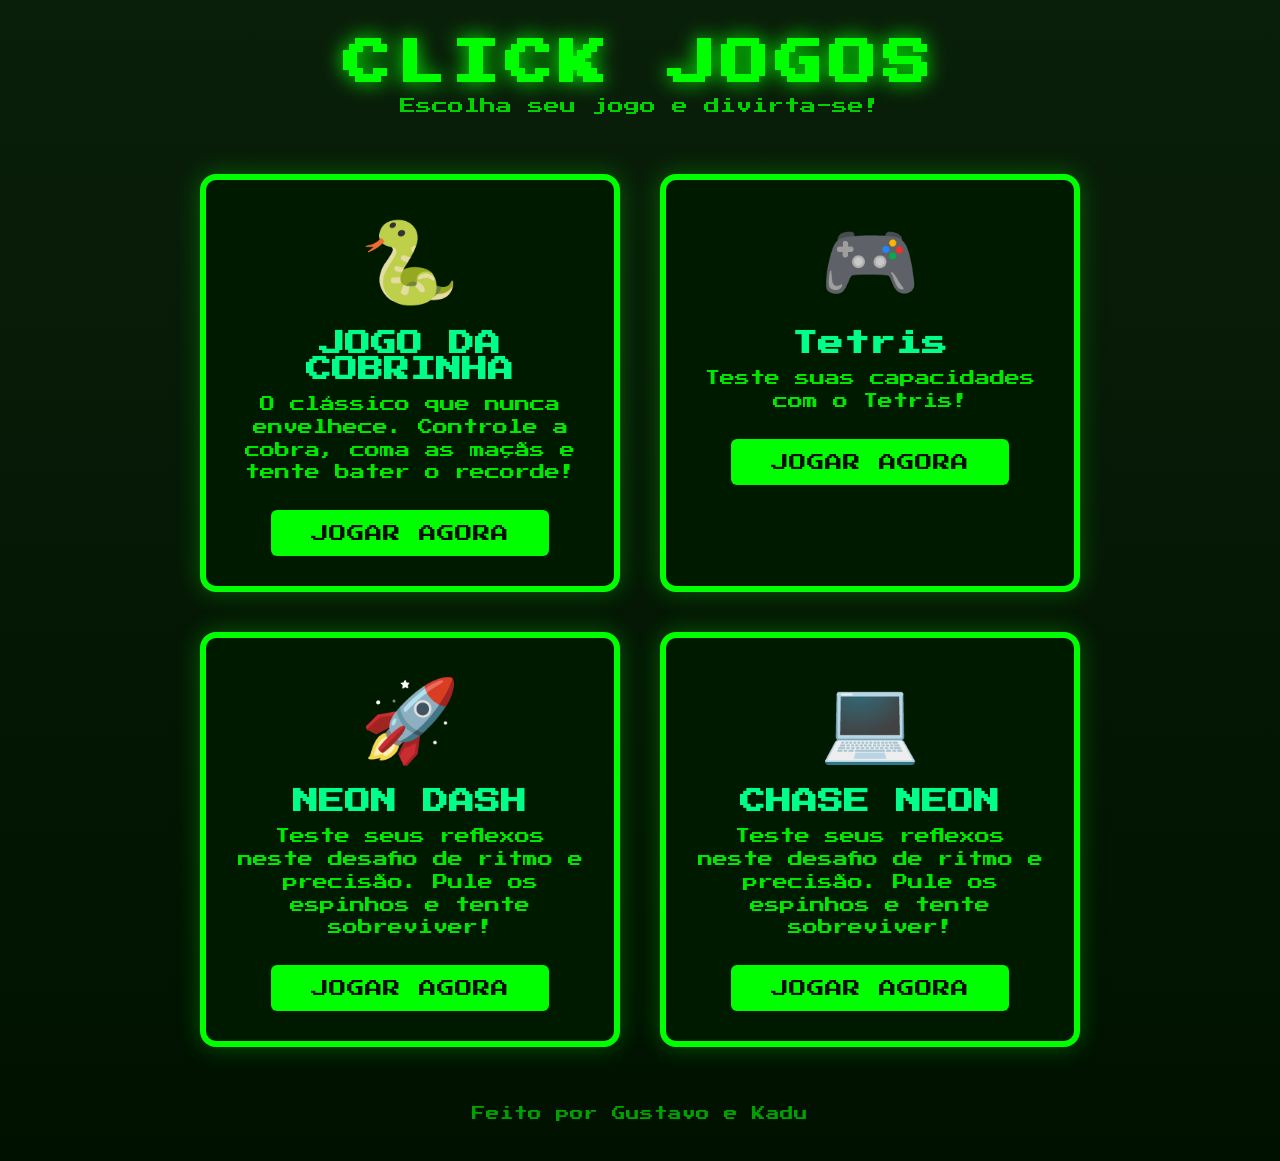
<file: index.html>
<!DOCTYPE html>
<html lang="pt-BR">
<head>
    <meta charset="UTF-8">
    <meta name="viewport" content="width=device-width, initial-scale=1.0">
    <title>CLICK JOGOS</title>
    <style>
        @import url('https://fonts.googleapis.com/css2?family=Press+Start+2P&display=swap');

        * {
            margin: 0;
            padding: 0;
            box-sizing: border-box;
        }

        body {
            background: linear-gradient(#0a1f0a, #001100);
            color: #00ff00;
            font-family: 'Press Start 2P', system-ui;
            min-height: 100vh;
            display: flex;
            flex-direction: column;
            align-items: center;
            padding: 40px 20px;
        }

        header {
            text-align: center;
            margin-bottom: 60px;
        }

        h1 {
            font-size: 3rem;
            text-shadow: 0 0 20px #00ff00;
            letter-spacing: 6px;
        }

        .subtitle {
            font-size: 1rem;
            opacity: 0.8;
            margin-top: 10px;
        }

        .cards {
            display: flex;
            gap: 40px;
            flex-wrap: wrap;
            justify-content: center;
            max-width: 1100px;
        }

        .card {
            width: 420px;
            background: #001a00;
            border: 6px solid #00ff00;
            border-radius: 16px;
            padding: 30px 25px;
            text-align: center;
            transition: all 0.3s ease;
            box-shadow: 0 0 25px rgba(0, 255, 0, 0.3);
            cursor: pointer;
        }

        .card:hover {
            transform: scale(1.08);
            box-shadow: 0 0 40px rgba(0, 255, 0, 0.6);
        }

        .card .emoji {
            font-size: 5rem;
            margin-bottom: 20px;
            display: block;
        }

        .card h2 {
            font-size: 1.6rem;
            margin-bottom: 12px;
            color: #00ff88;
        }

        .card p {
            font-size: 0.95rem;
            line-height: 1.5;
            opacity: 0.9;
            margin-bottom: 25px;
        }

        .card button {
            background: #00ff00;
            color: #001100;
            border: none;
            padding: 14px 40px;
            font-family: 'Press Start 2P';
            font-size: 1.1rem;
            cursor: pointer;
            border-radius: 6px;
        }

        .card button:hover {
            background: #00cc00;
        }

        footer {
            margin-top: auto;
            padding-top: 60px;
            font-size: 0.85rem;
            opacity: 0.6;
        }
    </style>
</head>
<body>
    <header>
        <h1>CLICK JOGOS</h1>
        <div class="subtitle">Escolha seu jogo e divirta-se!</div>
    </header>

    <div class="cards">
        <div class="card" onclick="window.location.href='clickjogos/cobrinha/index.html'">
            <span class="emoji">🐍</span>
            <h2>JOGO DA COBRINHA</h2>
            <p>O clássico que nunca envelhece. Controle a cobra, coma as maçãs e tente bater o recorde!</p>
            <button>JOGAR AGORA</button>
        </div>

        <div class="card" onclick="window.location.href='clickjogos/tetris/tetris.html'">
            <span class="emoji">🎮</span>
            <h2>Tetris</h2>
            <p>Teste suas capacidades com o Tetris!</p>
            <button>JOGAR AGORA</button>
        </div>

        <div class="card" onclick="window.location.href='clickjogos/geometrydash/geometrydash.html'">
            <span class="emoji">🚀</span>
            <h2>NEON DASH</h2>
            <p>Teste seus reflexos neste desafio de ritmo e precisão. Pule os espinhos e tente sobreviver!</p>
            <button>JOGAR AGORA</button>
        </div>

        <div class="card" onclick="window.location.href='clickjogos/chaseneon/chaseneon.html'">
            <span class="emoji">💻</span>
            <h2>CHASE NEON</h2>
            <p>Teste seus reflexos neste desafio de ritmo e precisão. Pule os espinhos e tente sobreviver!</p>
            <button>JOGAR AGORA</button>
        </div>

    </div>

    <footer>
        Feito por Gustavo e Kadu
    </footer>
</body>
</html>
</file>
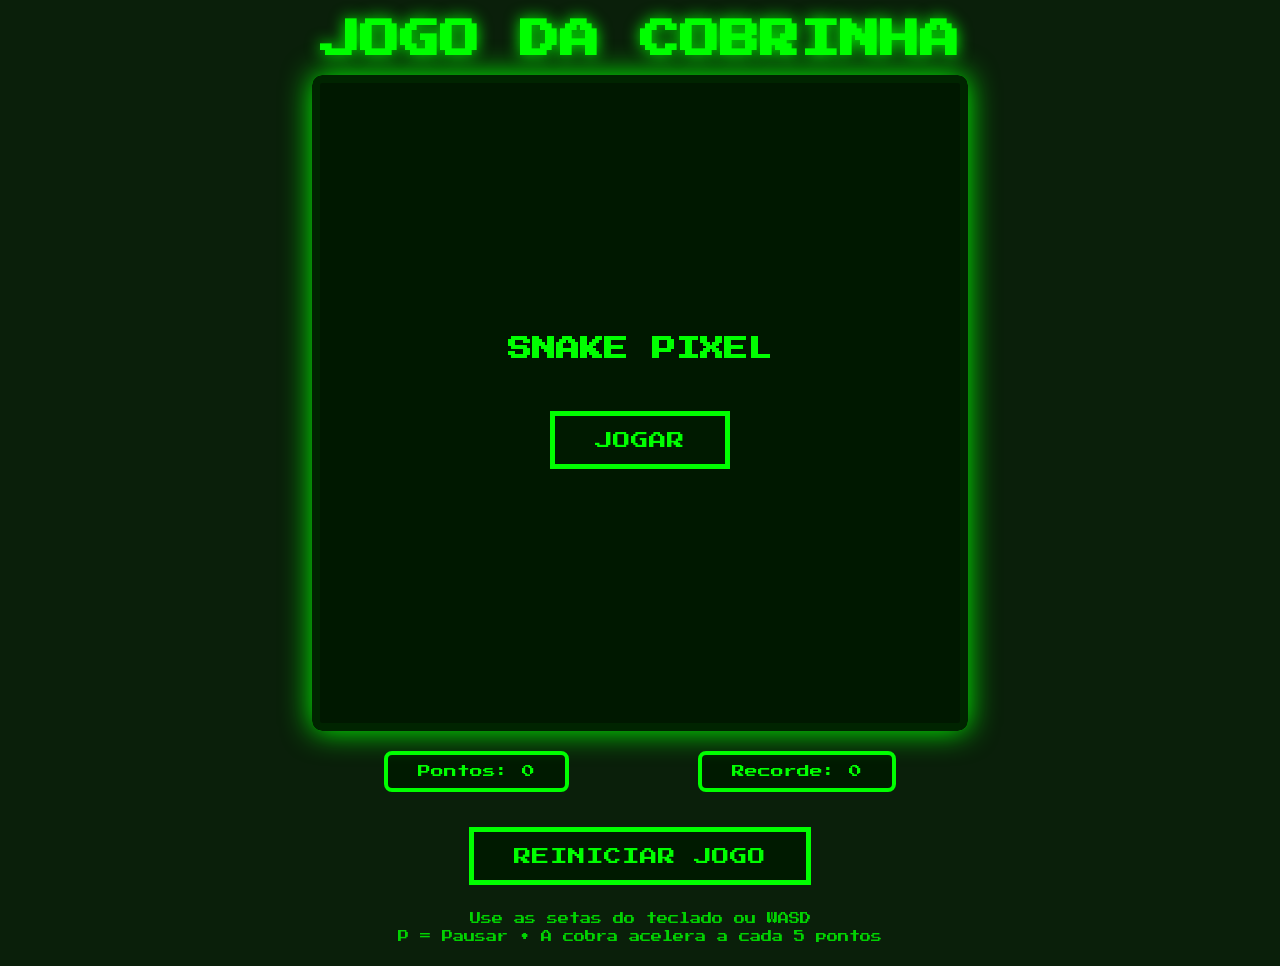
<file: clickjogos/cobrinha/index.html>
<!DOCTYPE html>
<html lang="pt-BR">
<head>
    <meta charset="UTF-8">
    <meta name="viewport" content="width=device-width, initial-scale=1.0">
    <title>Snake Pixel - Full Edition</title>
    <style>
        /* --- CSS INTEGRADO --- */
        @import url('https://fonts.googleapis.com/css2?family=Press+Start+2P&display=swap');

        * {
            margin: 0;
            padding: 0;
            box-sizing: border-box;
        }

        body {
            background: #0a1f0a;
            color: #00ff00;
            font-family: 'Press Start 2P', system-ui;
            text-align: center;
            padding: 20px;
            min-height: 100vh;
        }

        h1 {
            font-size: 2.5rem;
            margin-bottom: 15px;
            text-shadow: 0 0 15px #00ff00;
        }

        .game-container {
            position: relative;
            display: inline-block;
        }

        canvas {
            border: 8px solid #00ff00;
            border-radius: 10px;
            box-shadow: 0 0 30px #00ff00;
            background: #001100;
            image-rendering: pixelated;
        }

        .hud {
            display: flex;
            justify-content: space-around;
            max-width: 640px;
            margin: 20px auto;
            font-size: 0.8rem;
        }

        .hud div {
            background: #001a00;
            border: 4px solid #00ff00;
            padding: 10px 30px;
            border-radius: 8px;
        }

        button {
            margin-top: 15px;
            background: #001a00;
            color: #00ff00;
            border: 5px solid #00ff00;
            padding: 15px 40px;
            font-family: 'Press Start 2P';
            font-size: 1.1rem;
            cursor: pointer;
        }

        button:hover {
            background: #00ff00;
            color: #001a00;
        }

        /* Telas de Overlay */
        #gameOverScreen, #startOverlay {
            position: absolute;
            top: 0; left: 0;
            width: 100%; height: 100%;
            background: rgba(0, 25, 0, 0.95);
            border-radius: 10px;
            display: flex;
            flex-direction: column;
            justify-content: center;
            align-items: center;
            gap: 15px;
            z-index: 100;
        }

        #gameOverScreen { display: none; }

        #gameOverScreen h2 {
            color: #ff4444;
            font-size: 2rem;
            text-shadow: 0 0 20px #ff0000;
        }

        .controls {
            margin-top: 25px;
            opacity: 0.8;
            font-size: 0.7rem;
            line-height: 1.6;
        }
    </style>
</head>
<body>

    <audio id="bgMusic" loop>
        <source src="pixelmusic.mp3" type="audio/mpeg">
    </audio>

    <h1>JOGO DA COBRINHA</h1>

    <div class="game-container">
        <div id="startOverlay">
            <h2 style="margin-bottom: 20px;">SNAKE PIXEL</h2>
            <button id="initGameBtn">JOGAR</button>
        </div>

        <canvas id="gameCanvas" width="640" height="640"></canvas>
        
        <div id="gameOverScreen">
            <h2>GAME OVER</h2>
            <p>Pontuação: <span id="finalScore">0</span></p>
            <p>Recorde: <span id="modalHighScore">0</span></p>
            <button id="restartModal">REINICIAR</button>
        </div>
    </div>

    <div class="hud">
        <div>Pontos: <span id="score">0</span></div>
        <div>Recorde: <span id="highScore">0</span></div>
    </div>

    <button id="restartBtn">REINICIAR JOGO</button>

    <p class="controls">
        Use as setas do teclado ou WASD<br>
        P = Pausar • A cobra acelera a cada 5 pontos
    </p>

    <script>
        /* --- JAVASCRIPT INTEGRADO --- */
        const canvas = document.getElementById('gameCanvas');
        const ctx = canvas.getContext('2d');
        const music = document.getElementById('bgMusic');
        const startOverlay = document.getElementById('startOverlay');
        const initGameBtn = document.getElementById('initGameBtn');

        const GRID_SIZE = 32;
        const COLS = canvas.width / GRID_SIZE;

        let snake = [];
        let dx = 1, dy = 0;
        let food = {};
        let score = 0;
        let highScore = localStorage.getItem('snakeHighScore') || 0;
        let gameSpeed = 110;
        let gameInterval = null;
        let isGameOver = false;
        let isPaused = false;

        const scoreEl = document.getElementById('score');
        const highScoreEl = document.getElementById('highScore');
        const gameOverScreen = document.getElementById('gameOverScreen');
        const finalScoreEl = document.getElementById('finalScore');
        const modalHighEl = document.getElementById('modalHighScore');

        // Imagem da maçã
        const appleImg = new Image();
        appleImg.src = 'img/maca.png';

        function generateFood() {
            do {
                food = {
                    x: Math.floor(Math.random() * COLS),
                    y: Math.floor(Math.random() * COLS)
                };
            } while (snake.some(segment => segment.x === food.x && segment.y === food.y));
        }

        function draw() {
            ctx.fillStyle = '#001100';
            ctx.fillRect(0, 0, canvas.width, canvas.height);

            // Desenha a maçã
            ctx.drawImage(appleImg, food.x * GRID_SIZE, food.y * GRID_SIZE, GRID_SIZE, GRID_SIZE);

            // Desenha a cobra
            snake.forEach((segment, index) => {
                if (index === 0) {
                    ctx.fillStyle = '#00ff88'; // Cabeça
                } else if (index % 3 === 0) {
                    ctx.fillStyle = '#ff4444'; // Detalhe no corpo
                } else {
                    ctx.fillStyle = '#00cc44'; // Corpo
                }
                
                ctx.fillRect(
                    segment.x * GRID_SIZE + 2,
                    segment.y * GRID_SIZE + 2,
                    GRID_SIZE - 4,
                    GRID_SIZE - 4
                );
            });
        }

        function update() {
            if (isGameOver || isPaused) return;

            const head = { 
                x: snake[0].x + dx, 
                y: snake[0].y + dy 
            };

            snake.unshift(head);

            if (head.x === food.x && head.y === food.y) {
                score++;
                scoreEl.textContent = score;

                if (score % 5 === 0 && gameSpeed > 60) {
                    gameSpeed -= 8;
                    clearInterval(gameInterval);
                    gameInterval = setInterval(gameLoop, gameSpeed);
                }
                generateFood();
            } else {
                snake.pop();
            }

            if (head.x < 0 || head.x >= COLS || head.y < 0 || head.y >= COLS ||
                snake.slice(1).some(s => s.x === head.x && s.y === head.y)) {
                endGame();
            }
        }

        function gameLoop() {
            update();
            draw();
        }

        function startGame() {
            // Inicia ou reinicia a música
            music.currentTime = 0;
            music.play().catch(e => console.log("Erro som:", e));

            snake = [
                {x: 10, y: 10},
                {x: 9, y: 10},
                {x: 8, y: 10}
            ];
            dx = 1; dy = 0;
            score = 0;
            gameSpeed = 110;
            isGameOver = false;
            isPaused = false;

            scoreEl.textContent = '0';
            gameOverScreen.style.display = 'none';
            startOverlay.style.display = 'none';

            generateFood();

            if (gameInterval) clearInterval(gameInterval);
            gameInterval = setInterval(gameLoop, gameSpeed);
        }

        function endGame() {
            isGameOver = true;
            clearInterval(gameInterval);
            music.pause(); // Para a música ao morrer

            if (score > highScore) {
                highScore = score;
                localStorage.setItem('snakeHighScore', highScore);
            }

            highScoreEl.textContent = highScore;
            finalScoreEl.textContent = score;
            modalHighEl.textContent = highScore;
            gameOverScreen.style.display = 'flex';
        }

        // Eventos
        initGameBtn.addEventListener('click', startGame);
        document.getElementById('restartBtn').addEventListener('click', startGame);
        document.getElementById('restartModal').addEventListener('click', startGame);

        document.addEventListener('keydown', e => {
            if (isGameOver) return;
            switch (e.key) {
                case 'ArrowUp': case 'w': case 'W':
                    if (dy !== 1) { dx = 0; dy = -1; } break;
                case 'ArrowDown': case 's': case 'S':
                    if (dy !== -1) { dx = 0; dy = 1; } break;
                case 'ArrowLeft': case 'a': case 'A':
                    if (dx !== 1) { dx = -1; dy = 0; } break;
                case 'ArrowRight': case 'd': case 'D':
                    if (dx !== -1) { dx = 1; dy = 0; } break;
                case 'p': case 'P':
                    isPaused = !isPaused; break;
            }
        });

        window.onload = () => {
            highScoreEl.textContent = highScore;
        };
    </script>
</body>
</html>
</file>
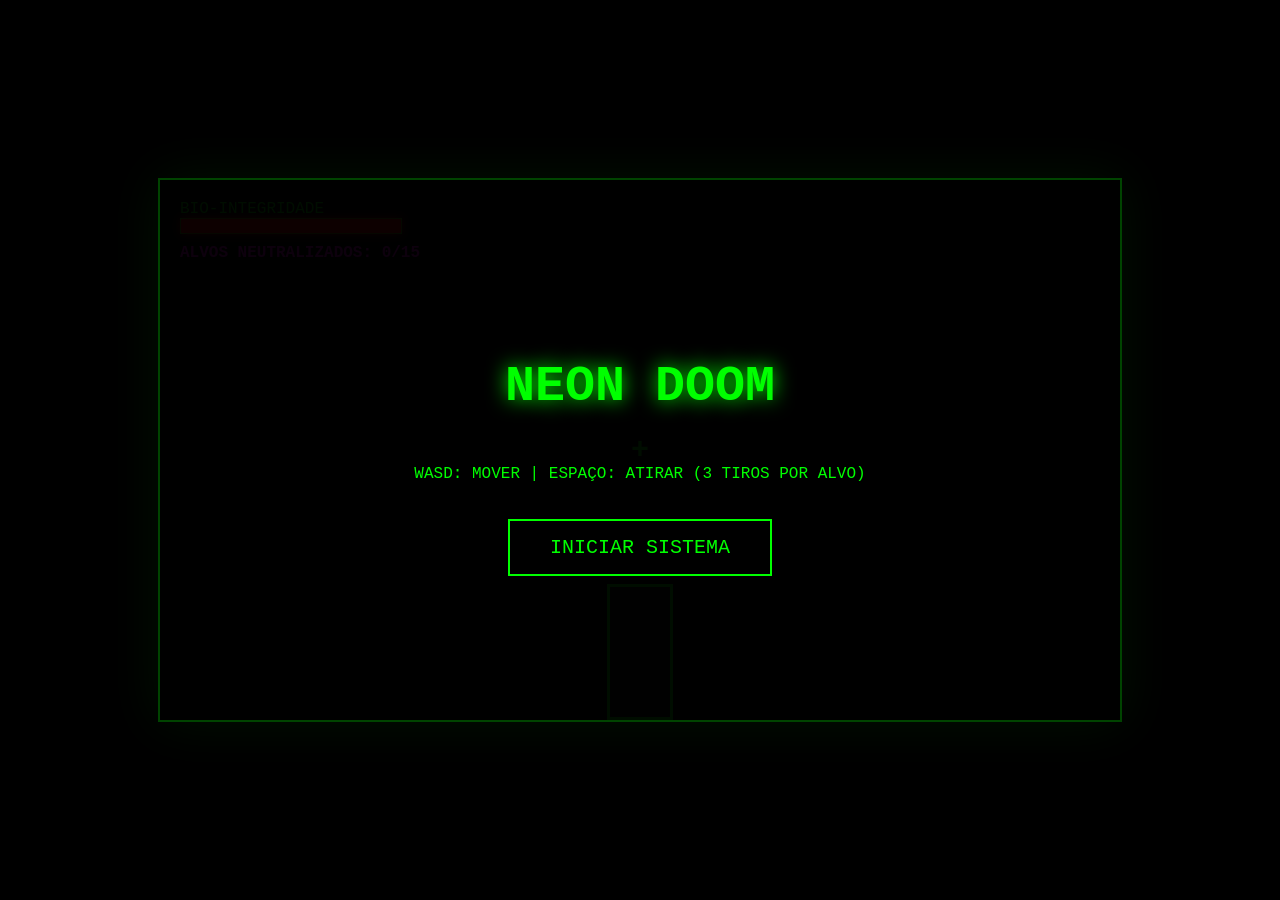
<file: clickjogos/chaseneon/chaseneon.html>
<!DOCTYPE html>
<html lang="pt-br">
<head>
    <meta charset="UTF-8">
    <title>NEON DOOM: GIGA LABYRINTH</title>
    <style>
        body { background: #000; color: #00ff00; margin: 0; overflow: hidden; display: flex; align-items: center; justify-content: center; font-family: 'Courier New', monospace; height: 100vh; }
        #container { position: relative; border: 2px solid #004400; box-shadow: 0 0 50px #001100; }
        canvas { display: block; background: #050505; }
        
        .hud { position: absolute; width: 100%; height: 100%; pointer-events: none; z-index: 50; padding: 20px; box-sizing: border-box; }
        .bar-container { width: 220px; height: 14px; border: 1px solid #00ff00; background: #001100; margin-bottom: 10px; }
        #hp-fill { height: 100%; transition: width 0.1s; background: #ff0000; box-shadow: 0 0 10px #ff0000; }

        .overlay { position: absolute; top: 0; left: 0; width: 100%; height: 100%; background: rgba(0,0,0,0.95); display: flex; flex-direction: column; justify-content: center; align-items: center; z-index: 100; text-align: center; }
        button { background: transparent; border: 2px solid #00ff00; color: #00ff00; padding: 15px 40px; font-size: 20px; cursor: pointer; margin-top: 20px; font-family: inherit; }
        
        #weapon-sprite { position: absolute; bottom: 0; left: 50%; transform: translateX(-50%); width: 280px; z-index: 60; pointer-events: none; }
        #crosshair { position: absolute; top: 50%; left: 50%; transform: translate(-50%, -50%); color: #00ff00; font-size: 30px; z-index: 55; font-weight: bold; text-shadow: 0 0 5px #000; }
    </style>
</head>
<body>

    <audio id="bgMusic" loop><source src="chasemusic.mp3" type="audio/mpeg"></audio>

    <div id="container">
        <div id="startScreen" class="overlay">
            <h1 style="font-size: 50px; text-shadow: 0 0 20px #00ff00;">NEON DOOM</h1>
            <p>WASD: MOVER | ESPAÇO: ATIRAR (3 TIROS POR ALVO)</p>
            <button onclick="startGame()">INICIAR SISTEMA</button>
        </div>

        <div id="winScreen" class="overlay" style="display: none;">
            <h1 style="color: #00f2ff; font-size: 50px;">ÁREA LIMPA</h1>
            <button onclick="location.reload()">REINICIAR</button>
        </div>

        <div id="deathScreen" class="overlay" style="display: none;">
            <h1 style="color: #ff0000; font-size: 50px;">SISTEMA OFFLINE</h1>
            <button onclick="location.reload()">REBOOT</button>
        </div>

        <div class="hud">
            <div>BIO-INTEGRIDADE</div>
            <div class="bar-container"><div id="hp-fill" style="width: 100%;"></div></div>
            <div style="color: #ff00ff; font-weight: bold;">ALVOS NEUTRALIZADOS: <span id="kills">0</span>/15</div>
        </div>

        <div id="crosshair">+</div>
        <div id="weapon-sprite">
            <div style="width: 60px; height: 130px; background: #111; border: 3px solid #00ff00; margin: 0 auto; position: relative;">
                <div id="flash" style="position: absolute; top: -50px; left: -10px; width: 80px; height: 80px; background: radial-gradient(circle, #fff, #ff00ff, transparent); display: none; border-radius: 50%;"></div>
            </div>
        </div>

        <canvas id="gameCanvas" width="960" height="540"></canvas>
    </div>

<script>
const canvas = document.getElementById('gameCanvas');
const ctx = canvas.getContext('2d');
const music = document.getElementById('bgMusic');
const weskerImg = new Image();
weskerImg.src = 'img/wesker.png';

const map = [
    [1,1,1,1,1,1,1,1,1,1,1,1,1,1,1,1,1,1,1,1,1,1,1,1,1,1,1,1,1,1],
    [1,0,0,0,0,0,0,0,0,0,0,0,0,0,0,1,0,0,0,0,0,0,0,0,0,0,0,0,0,1],
    [1,0,1,1,1,1,1,1,1,1,1,1,1,0,0,1,0,1,1,1,1,1,1,1,1,1,1,1,0,1],
    [1,0,1,0,0,0,0,0,0,0,0,0,1,0,0,1,0,0,0,0,0,0,0,0,0,0,0,1,0,1],
    [1,0,1,0,1,1,1,1,1,1,1,0,1,1,0,1,1,1,1,1,1,1,1,1,1,1,0,1,0,1],
    [1,0,1,0,1,0,0,0,0,0,0,0,0,0,0,0,0,0,0,0,0,0,0,0,0,1,0,1,0,1],
    [1,0,0,0,1,0,1,1,1,1,1,1,1,1,1,1,1,1,1,1,1,1,1,1,0,1,0,0,0,1],
    [1,0,1,1,1,0,1,0,0,0,0,0,0,0,0,0,0,0,0,0,0,0,0,1,0,1,1,1,0,1],
    [1,0,0,0,0,0,1,0,1,1,1,1,1,0,1,1,1,1,1,1,1,1,0,1,0,0,0,0,0,1],
    [1,1,1,1,1,0,1,0,1,0,0,0,1,0,1,0,0,0,0,0,0,1,0,1,0,1,1,1,1,1],
    [1,0,0,0,1,0,0,0,1,0,1,0,1,0,1,0,1,1,1,1,0,1,0,1,0,1,0,0,0,1],
    [1,0,1,0,1,1,1,1,1,0,1,0,0,0,0,0,1,0,0,0,0,0,0,1,0,1,0,1,0,1],
    [1,0,1,0,0,0,0,0,0,0,1,1,1,1,1,1,1,0,1,1,1,1,1,1,0,0,0,1,0,1],
    [1,0,1,1,1,1,1,1,1,0,0,0,0,0,0,0,0,0,0,0,0,0,0,0,0,1,1,1,0,2],
    [1,1,1,1,1,1,1,1,1,1,1,1,1,1,1,1,1,1,1,1,1,1,1,1,1,1,1,1,1,1]
];

const mapW = map[0].length, mapH = map.length, mapSize = 64;
let player = { x: 100, y: 100, dir: 0, health: 100, kills: 0 };
let enemies = [];
const keys = {};
let gameActive = false;
let zBuffer = new Array(canvas.width);

function spawnEnemies() {
    enemies = [];
    while(enemies.length < 15) {
        let tx = Math.floor(Math.random() * (mapW - 2)) + 1;
        let ty = Math.floor(Math.random() * (mapH - 2)) + 1;
        if(map[ty][tx] === 0 && (tx > 4 || ty > 4)) {
            enemies.push({ x: tx*mapSize+32, y: ty*mapSize+32, hp: 100, alive: true, dist: 0 });
        }
    }
}

function startGame() {
    document.getElementById('startScreen').style.display = 'none';
    gameActive = true;
    spawnEnemies();
    music.play().catch(() => {});
    loop();
}

function shoot() {
    if(!gameActive) return;
    
    // Efeito Visual
    const flash = document.getElementById('flash');
    flash.style.display = 'block';
    setTimeout(() => flash.style.display = 'none', 70);

    // Lógica de acerto melhorada
    enemies.forEach(en => {
        if(!en.alive) return;
        
        // Calcula ângulo do inimigo em relação ao jogador
        let angToEn = Math.atan2(en.y - player.y, en.x - player.x);
        let angDiff = angToEn - player.dir;
        
        // Normaliza ângulo
        while(angDiff < -Math.PI) angDiff += Math.PI * 2;
        while(angDiff > Math.PI) angDiff -= Math.PI * 2;

        // Se o inimigo estiver próximo do centro da visão (crosshair)
        // E não houver parede na frente (checagem via Z-Buffer no centro)
        let centerDist = zBuffer[Math.floor(canvas.width/2)];
        
        if(Math.abs(angDiff) < 0.15 && en.dist < centerDist) {
            en.hp -= 34; // 3 tiros exatos
            if(en.hp <= 0) {
                en.alive = false;
                player.kills++;
                document.getElementById('kills').innerText = player.kills;
                if(player.kills >= 15) win();
            }
        }
    });
}

function update() {
    let speed = 4;
    let dx = 0, dy = 0;
    if(keys['w']) { dx += Math.cos(player.dir)*speed; dy += Math.sin(player.dir)*speed; }
    if(keys['s']) { dx -= Math.cos(player.dir)*speed; dy -= Math.sin(player.dir)*speed; }
    if(keys['a']) player.dir -= 0.06;
    if(keys['d']) player.dir += 0.06;

    let nextX = player.x + dx;
    let nextY = player.y + dy;

    // Colisão parede e Saída
    let gx = Math.floor(nextX/mapSize);
    let gy = Math.floor(nextY/mapSize);
    
    if(map[gy] && map[gy][gx] === 2) win();
    if(map[Math.floor(player.y/mapSize)][gx] === 0) player.x = nextX;
    if(map[gy][Math.floor(player.x/mapSize)] === 0) player.y = nextY;

    enemies.forEach(en => {
        if(!en.alive) return;
        en.dist = Math.sqrt((en.x-player.x)**2 + (en.y-player.y)**2);
        
        // IA persegue
        if(en.dist < 500 && en.dist > 40) {
            let mx = Math.cos(Math.atan2(player.y-en.y, player.x-en.x)) * 2;
            let my = Math.sin(Math.atan2(player.y-en.y, player.x-en.x)) * 2;
            if(map[Math.floor((en.y+my)/mapSize)][Math.floor((en.x+mx)/mapSize)] === 0) {
                en.x += mx; en.y += my;
            }
        }
        // Dano no player
        if(en.dist < 45) {
            player.health -= 0.5;
            document.getElementById('hp-fill').style.width = player.health + "%";
            if(player.health <= 0) die();
        }
    });
}

function draw() {
    ctx.clearRect(0,0,canvas.width, canvas.height);
    
    // Background
    ctx.fillStyle = "#0a0a0a"; ctx.fillRect(0,0,canvas.width, canvas.height/2);
    ctx.fillStyle = "#151515"; ctx.fillRect(0,canvas.height/2,canvas.width, canvas.height/2);

    const FOV = Math.PI/3;
    for(let i=0; i<canvas.width; i++) {
        let angle = (player.dir - FOV/2) + (i/canvas.width)*FOV;
        let d = 0, hit = 0;
        let cA = Math.cos(angle), sA = Math.sin(angle);
        
        while(hit == 0 && d < 1200) {
            d += 3;
            let tx = Math.floor((player.x + cA*d)/mapSize);
            let ty = Math.floor((player.y + sA*d)/mapSize);
            if(map[ty] && map[ty][tx] > 0) hit = map[ty][tx];
        }
        
        let realD = d * Math.cos(angle - player.dir);
        zBuffer[i] = realD; 
        
        let h = (mapSize * canvas.height) / realD;
        ctx.strokeStyle = hit === 2 ? `rgba(0,255,255,${1-d/1200})` : `rgba(0,${200*(1-d/1200)},0,1)`;
        ctx.beginPath(); ctx.moveTo(i, (canvas.height/2)-h/2); ctx.lineTo(i, (canvas.height/2)+h/2); ctx.stroke();
    }

    // Sprites
    enemies.sort((a,b) => b.dist - a.dist).forEach(en => {
        if(!en.alive) return;
        let ang = Math.atan2(en.y-player.y, en.x-player.x) - player.dir;
        while(ang < -Math.PI) ang += Math.PI*2; while(ang > Math.PI) ang -= Math.PI*2;
        
        if(Math.abs(ang) < FOV) {
            let sx = (ang/FOV)*canvas.width + canvas.width/2;
            let h = (mapSize*canvas.height)/en.dist;
            // Checa se não está atrás da parede
            if(en.dist < zBuffer[Math.floor(sx)] || !zBuffer[Math.floor(sx)]) {
                try {
                    ctx.drawImage(weskerImg, sx-h/2, (canvas.height/2)-h/2, h, h);
                } catch(e) {
                    ctx.fillStyle = "purple"; ctx.fillRect(sx-h/4, (canvas.height/2)-h/2, h/2, h);
                }
            }
        }
    });

    // Minimapa
    const s = 6;
    const offset = canvas.width - (mapW*s) - 20;
    ctx.fillStyle = "rgba(0,30,0,0.8)"; ctx.fillRect(offset-5, 5, mapW*s+10, mapH*s+10);
    map.forEach((row, y) => row.forEach((v, x) => {
        if(v === 1) { ctx.fillStyle = "#005500"; ctx.fillRect(offset+x*s, 10+y*s, s-1, s-1); }
        if(v === 2) { ctx.fillStyle = "cyan"; ctx.fillRect(offset+x*s, 10+y*s, s-1, s-1); }
    }));
    ctx.fillStyle = "#fff"; ctx.fillRect(offset+(player.x/mapSize)*s, 10+(player.y/mapSize)*s, 3, 3);
}

function die() { gameActive = false; document.getElementById('deathScreen').style.display = 'flex'; }
function win() { gameActive = false; document.getElementById('winScreen').style.display = 'flex'; }
function loop() { if(gameActive) { update(); draw(); requestAnimationFrame(loop); } }

window.onkeydown = (e) => { 
    keys[e.key.toLowerCase()] = true; 
    if(e.code === 'Space') { 
        e.preventDefault(); // Impede o scroll da página
        shoot(); 
    } 
};
window.onkeyup = (e) => keys[e.key.toLowerCase()] = false;
</script>
</body>
</html>
</file>
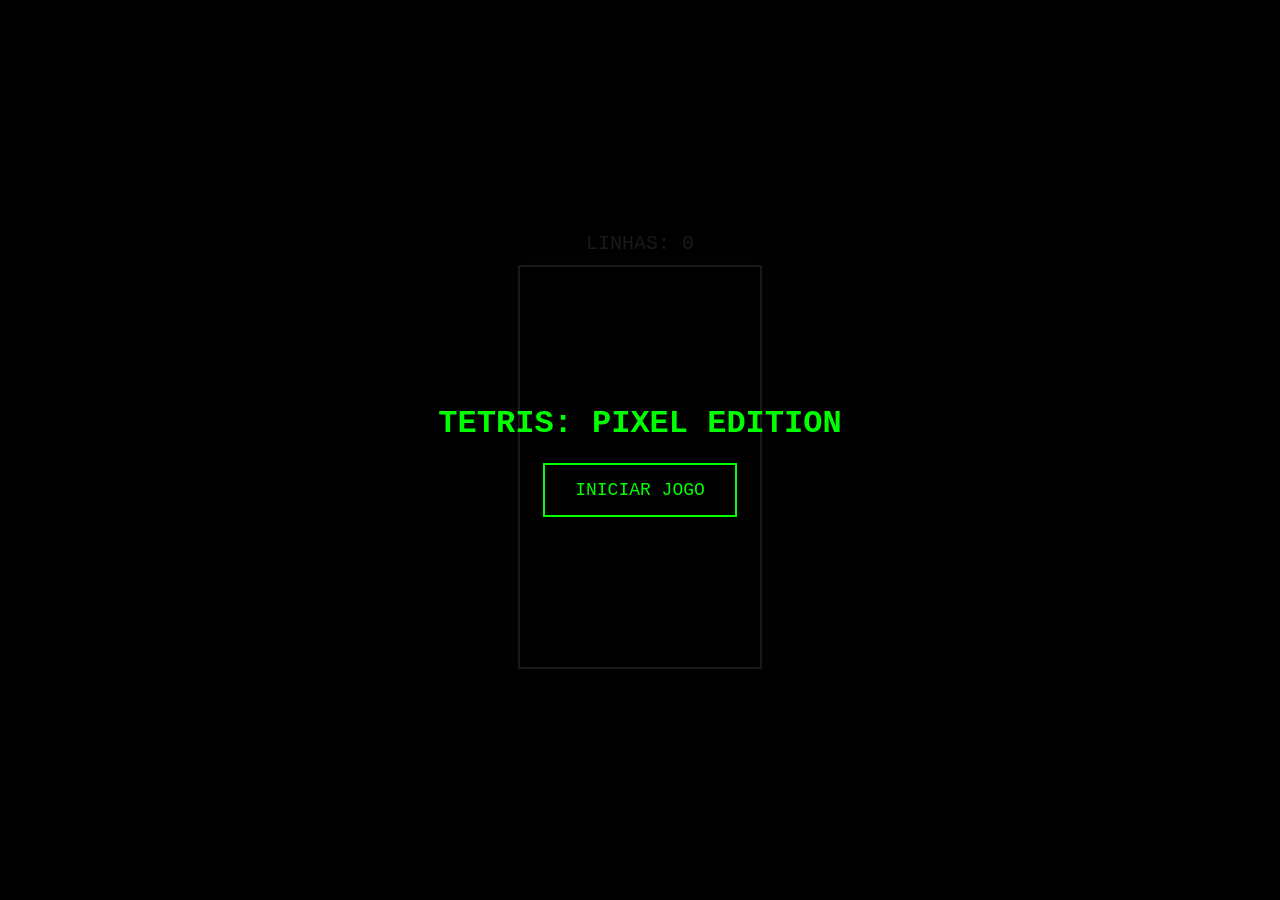
<file: clickjogos/tetris/tetris.html>
<!DOCTYPE html>
<html lang="pt-br">
<head>
    <meta charset="UTF-8">
    <title>PIXEL TETRIS</title>
    <style>
        body { background: #000; color: #fff; display: flex; flex-direction: column; align-items: center; justify-content: center; height: 100vh; margin: 0; font-family: 'Courier New', Courier, monospace; }
        canvas { border: 2px solid #fff; box-shadow: 0 0 20px rgba(255,255,255,0.2); }
        #stats { margin-bottom: 10px; font-size: 20px; }
        .overlay { position: absolute; background: rgba(0,0,0,0.9); width: 100%; height: 100%; display: flex; flex-direction: column; align-items: center; justify-content: center; z-index: 10; }
        button { background: transparent; border: 2px solid #00ff00; color: #00ff00; padding: 15px 30px; cursor: pointer; font-family: inherit; font-size: 18px; }
        button:hover { background: #00ff00; color: #000; }
    </style>
</head>
<body>

    <audio id="tetrisMusic" loop>
        <source src="pixelmusic.mp3" type="audio/mpeg">
    </audio>

    <div id="startScreen" class="overlay">
        <h1 style="color: #00ff00;">TETRIS: PIXEL EDITION</h1>
        <button onclick="startGame()">INICIAR JOGO</button>
    </div>

    <div id="stats">LINHAS: <span id="lines">0</span></div>
    <canvas id="tetris" width="240" height="400"></canvas>

    <script>
        const canvas = document.getElementById('tetris');
        const context = canvas.getContext('2d');
        const music = document.getElementById('tetrisMusic');

        context.scale(20, 20);

        function startGame() {
            document.getElementById('startScreen').style.display = 'none';
            
            // Inicia a música pixelmusic.mp3
            music.volume = 0.5;
            music.play().catch(e => console.log("Erro ao carregar áudio:", e));
            
            update();
        }

        // Lógica simplificada do Tetris
        function arenaSweep() {
            outer: for (let y = arena.length - 1; y > 0; --y) {
                for (let x = 0; x < arena[y].length; ++x) {
                    if (arena[y][x] === 0) continue outer;
                }
                const row = arena.splice(y, 1)[0].fill(0);
                arena.unshift(row);
                ++y;
                player.score += 10;
                document.getElementById('lines').innerText = player.score / 10;
            }
        }

        function collide(arena, player) {
            const [m, o] = [player.matrix, player.pos];
            for (let y = 0; y < m.length; ++y) {
                for (let x = 0; x < m[y].length; ++x) {
                    if (m[y][x] !== 0 && (arena[y + o.y] && arena[y + o.y][x + o.x]) !== 0) return true;
                }
            }
            return false;
        }

        function createMatrix(w, h) {
            const matrix = [];
            while (h--) matrix.push(new Array(w).fill(0));
            return matrix;
        }

        function draw() {
            context.fillStyle = '#000';
            context.fillRect(0, 0, canvas.width, canvas.height);
            drawMatrix(arena, {x: 0, y: 0});
            drawMatrix(player.matrix, player.pos);
        }

        function drawMatrix(matrix, offset) {
            matrix.forEach((row, y) => {
                row.forEach((value, x) => {
                    if (value !== 0) {
                        context.fillStyle = '#00ff00';
                        context.fillRect(x + offset.x, y + offset.y, 1, 1);
                        context.lineWidth = 0.05;
                        context.strokeStyle = '#000';
                        context.strokeRect(x + offset.x, y + offset.y, 1, 1);
                    }
                });
            });
        }

        function merge(arena, player) {
            player.matrix.forEach((row, y) => {
                row.forEach((value, x) => {
                    if (value !== 0) arena[y + player.pos.y][x + player.pos.x] = value;
                });
            });
        }

        function playerDrop() {
            player.pos.y++;
            if (collide(arena, player)) {
                player.pos.y--;
                merge(arena, player);
                playerReset();
                arenaSweep();
            }
            dropCounter = 0;
        }

        function playerReset() {
            const pieces = 'ILJOTSZ';
            player.matrix = createPiece(pieces[pieces.length * Math.random() | 0]);
            player.pos.y = 0;
            player.pos.x = (arena[0].length / 2 | 0) - (player.matrix[0].length / 2 | 0);
            if (collide(arena, player)) {
                arena.forEach(row => row.fill(0));
                player.score = 0;
                document.getElementById('lines').innerText = 0;
            }
        }

        function createPiece(type) {
            if (type === 'T') return [[0, 1, 0], [1, 1, 1], [0, 0, 0]];
            if (type === 'O') return [[1, 1], [1, 1]];
            if (type === 'L') return [[0, 0, 1], [1, 1, 1], [0, 0, 0]];
            if (type === 'I') return [[0, 1, 0, 0], [0, 1, 0, 0], [0, 1, 0, 0], [0, 1, 0, 0]];
            // Outras peças omitidas para brevidade
            return [[1, 1, 1], [0, 1, 0], [0, 0, 0]];
        }

        const arena = createMatrix(12, 20);
        const player = { pos: {x: 5, y: 0}, matrix: createPiece('T'), score: 0 };

        let dropCounter = 0;
        let dropInterval = 1000;
        let lastTime = 0;

        function update(time = 0) {
            const deltaTime = time - lastTime;
            lastTime = time;
            dropCounter += deltaTime;
            if (dropCounter > dropInterval) playerDrop();
            draw();
            requestAnimationFrame(update);
        }

        document.addEventListener('keydown', event => {
            if (event.keyCode === 37) player.pos.x--;
            if (event.keyCode === 39) player.pos.x++;
            if (event.keyCode === 40) playerDrop();
        });

        playerReset();
    </script>
</body>
</html>
</file>
